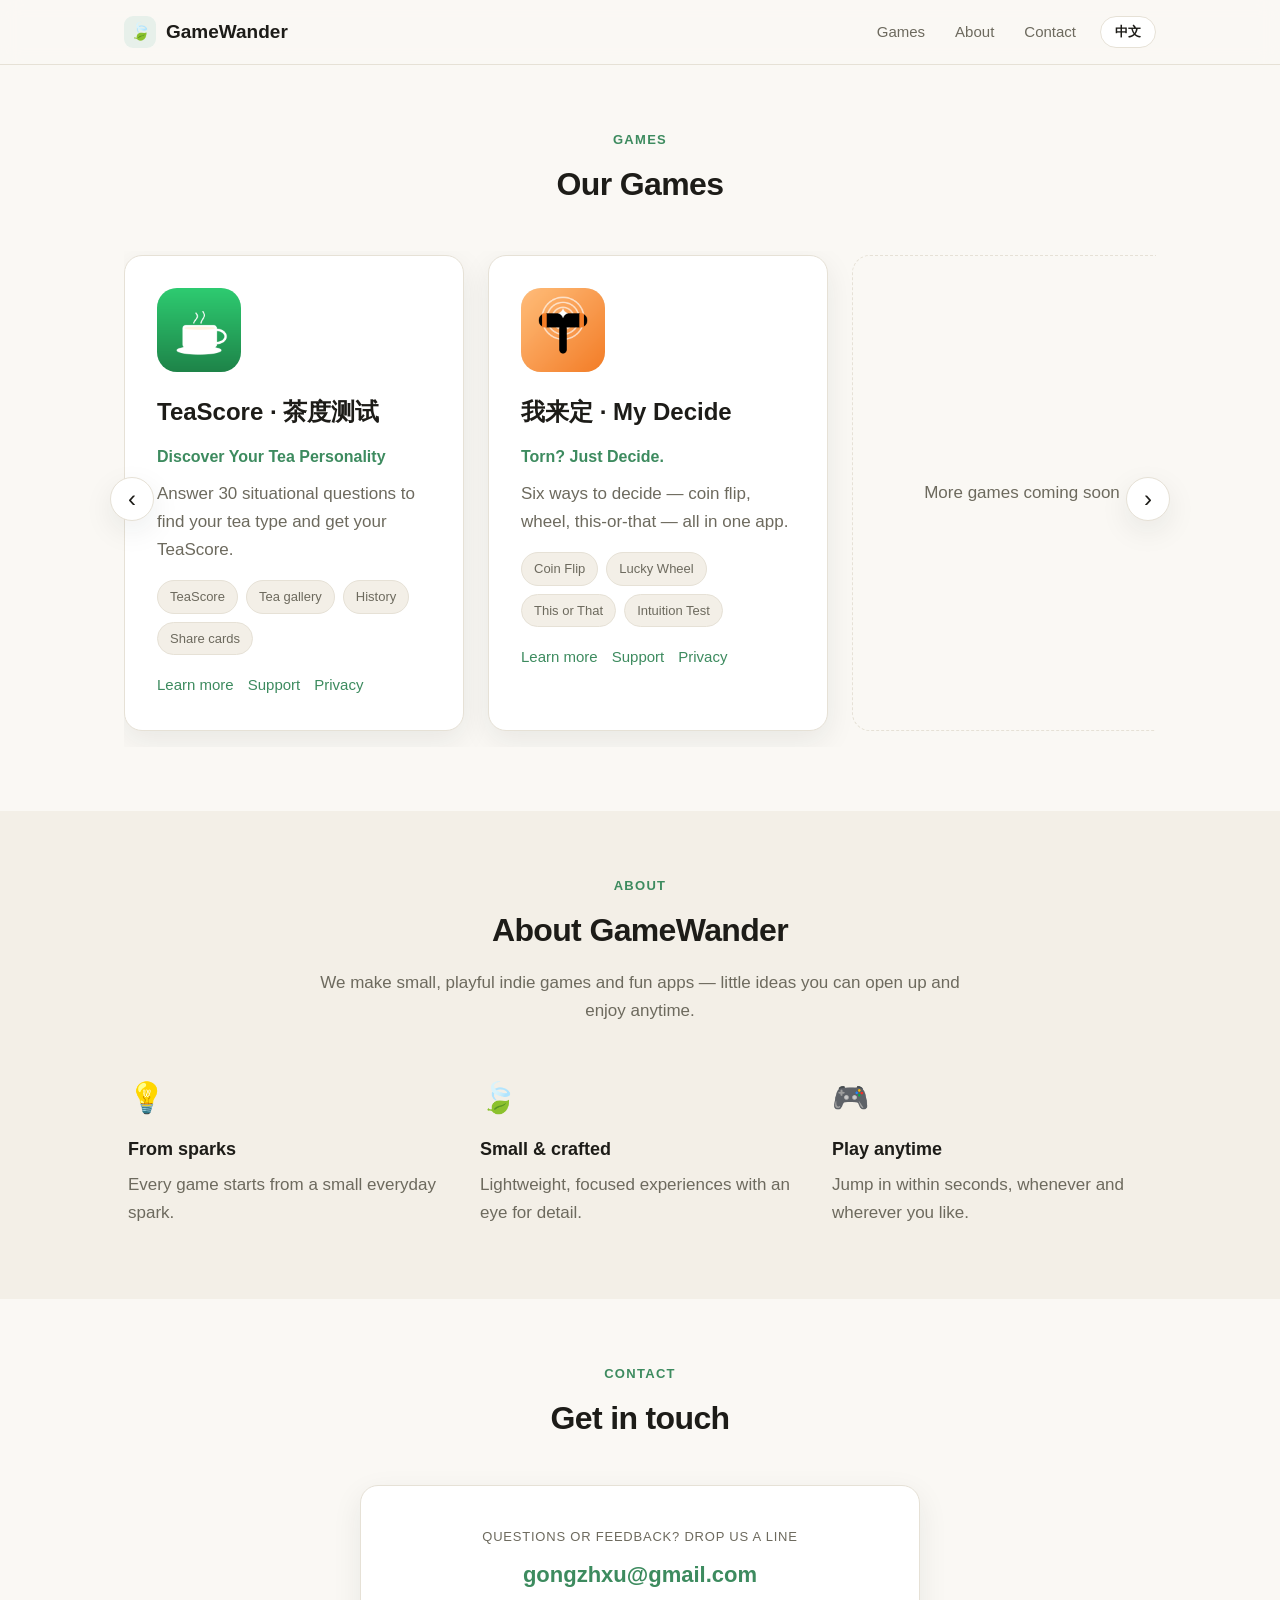
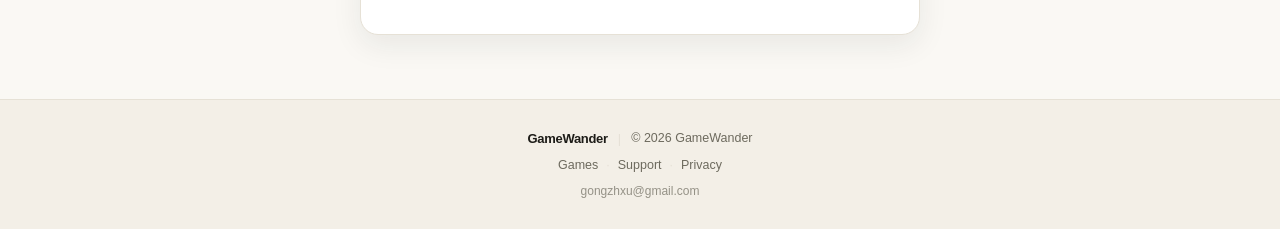
<file: index.html>
<!DOCTYPE html>
<html lang="en">
<head>
  <meta charset="UTF-8" />
  <meta name="viewport" content="width=device-width, initial-scale=1" />
  <title>GameWander · 小而有趣的独立游戏</title>
  <meta name="description" content="GameWander 是一支打造小而有趣独立游戏与趣味应用的工作室，随开随玩。" />
  <link rel="stylesheet" href="assets/style.css" />
  <link rel="icon" href="teascore/images/app-icon.png" />
  <script>
    (function () {
      var html = document.documentElement;
      var KEY = "gw_lang";
      var fromUrl = new URLSearchParams(location.search).get("lang");
      var stored = null;
      try { stored = localStorage.getItem(KEY); } catch (e) {}
      var nav = (navigator.language || navigator.userLanguage || "").toLowerCase();
      var lang = fromUrl || stored || (nav.indexOf("zh") === 0 ? "zh-Hans" : "en");
      html.lang = lang === "en" ? "en" : "zh-Hans";
    })();
  </script>
</head>

<body>
  <header class="site-header">
    <div class="container nav-row">
      <a class="brand" href="./">
        <span class="mark">🍃</span>
        <span>GameWander</span>
      </a>
      <nav class="nav">
        <a href="#games" class="zh">游戏</a>
        <a href="#games" class="en">Games</a>
        <a href="#about" class="zh">关于</a>
        <a href="#about" class="en">About</a>
        <a href="#contact" class="zh">联系</a>
        <a href="#contact" class="en">Contact</a>
        <button class="lang-toggle" type="button" aria-label="切换语言 / Switch language">
          <span class="zh">EN</span>
          <span class="en">中文</span>
        </button>
      </nav>
    </div>
  </header>

  <main>
    <section class="section" id="games">
      <div class="container">
        <div class="section-head">
          <div class="kicker zh">作品</div>
          <div class="kicker en">Games</div>
          <h2 class="zh">我们的游戏</h2>
          <h2 class="en">Our Games</h2>
        </div>

        <div class="games-carousel">
          <div class="games-grid" id="gamesGrid">
          <div class="game-card">
            <a class="icon" href="./teascore/"><img src="teascore/images/app-icon.png" alt="TeaScore 应用图标" /></a>
            <div class="body">
              <a class="card-title" href="./teascore/">
                <div class="title-row">
                  <h3>TeaScore · 茶度测试</h3>
                  <span class="tagline zh">测测你是哪种茶系人格</span>
                  <span class="tagline en">Discover Your Tea Personality</span>
                </div>
              </a>
              <p class="desc zh">30 道情境选择题，看看你更像哪一杯茶，获得茶度分数与专属茶型人格。</p>
              <p class="desc en">Answer 30 situational questions to find your tea type and get your TeaScore.</p>
              <div class="chips">
                <span class="chip zh">茶度分数</span><span class="chip en">TeaScore</span>
                <span class="chip zh">茶型图鉴</span><span class="chip en">Tea gallery</span>
                <span class="chip zh">历史记录</span><span class="chip en">History</span>
                <span class="chip zh">分享卡片</span><span class="chip en">Share cards</span>
              </div>
              <div class="actions">
                <a href="./teascore/" class="zh">了解详情</a>
                <a href="./teascore/" class="en">Learn more</a>
                <a href="./teascore/support/" class="zh">技术支持</a>
                <a href="./teascore/support/" class="en">Support</a>
                <a href="./teascore/privacy/" class="zh">隐私政策</a>
                <a href="./teascore/privacy/" class="en">Privacy</a>
              </div>
            </div>
          </div>

          <div class="game-card">
            <a class="icon" href="./justdecide/"><img src="justdecide/images/app-icon.png" alt="我来定 应用图标" /></a>
            <div class="body">
              <a class="card-title" href="./justdecide/">
                <div class="title-row">
                  <h3>我来定 · My Decide</h3>
                  <span class="tagline zh">选择困难？转一下，帮你决定</span>
                  <span class="tagline en">Torn? Just Decide.</span>
                </div>
              </a>
              <p class="desc zh">六种决策方式（抛硬币、转盘、二选一…），一个 App 搞定选择困难。</p>
              <p class="desc en">Six ways to decide — coin flip, wheel, this-or-that — all in one app.</p>
              <div class="chips">
                <span class="chip zh">抛硬币</span><span class="chip en">Coin Flip</span>
                <span class="chip zh">幸运转盘</span><span class="chip en">Lucky Wheel</span>
                <span class="chip zh">二选一</span><span class="chip en">This or That</span>
                <span class="chip zh">直觉测试</span><span class="chip en">Intuition Test</span>
              </div>
              <div class="actions">
                <a href="./justdecide/" class="zh">了解详情</a>
                <a href="./justdecide/" class="en">Learn more</a>
                <a href="./justdecide/support/" class="zh">技术支持</a>
                <a href="./justdecide/support/" class="en">Support</a>
                <a href="./justdecide/privacy/" class="zh">隐私政策</a>
                <a href="./justdecide/privacy/" class="en">Privacy</a>
              </div>
            </div>
          </div>

          <div class="more-card">
            <span class="zh">更多游戏，敬请期待</span>
            <span class="en">More games coming soon</span>
          </div>
          </div>

          <button class="carousel-btn prev" type="button" aria-label="上一页">‹</button>
          <button class="carousel-btn next" type="button" aria-label="下一页">›</button>
        </div>
      </div>
    </section>

    <section class="section alt" id="about">
      <div class="container">
        <div class="section-head">
          <div class="kicker zh">关于</div>
          <div class="kicker en">About</div>
          <h2 class="zh">关于 GameWander</h2>
          <h2 class="en">About GameWander</h2>
          <p class="zh">我们专注打造小而有趣的独立游戏与趣味应用，希望把灵感变成随时能打开玩一玩的小作品。</p>
          <p class="en">We make small, playful indie games and fun apps — little ideas you can open up and enjoy anytime.</p>
        </div>
        <div class="about-grid">
          <div class="about-item">
            <div class="em">💡</div>
            <h3 class="zh">源于灵感</h3>
            <h3 class="en">From sparks</h3>
            <p class="zh">从生活中的小灵感出发，做一个能让人会心一笑的玩法。</p>
            <p class="en">Every game starts from a small everyday spark.</p>
          </div>
          <div class="about-item">
            <div class="em">🍃</div>
            <h3 class="zh">小而美</h3>
            <h3 class="en">Small &amp; crafted</h3>
            <p class="zh">不做大而全，专注轻量、好用、有细节的体验。</p>
            <p class="en">Lightweight, focused experiences with an eye for detail.</p>
          </div>
          <div class="about-item">
            <div class="em">🎮</div>
            <h3 class="zh">随开随玩</h3>
            <h3 class="en">Play anytime</h3>
            <p class="zh">打开就能玩，几秒钟进入状态，随时开始随时停下。</p>
            <p class="en">Jump in within seconds, whenever and wherever you like.</p>
          </div>
        </div>
      </div>
    </section>

    <section class="section" id="contact">
      <div class="container">
        <div class="section-head">
          <div class="kicker zh">联系</div>
          <div class="kicker en">Contact</div>
          <h2 class="zh">联系我们</h2>
          <h2 class="en">Get in touch</h2>
        </div>
        <div class="contact-card">
          <div class="label zh">有任何问题或建议，欢迎来信</div>
          <div class="label en">Questions or feedback? Drop us a line</div>
          <a href="mailto:gongzhxu@gmail.com">gongzhxu@gmail.com</a>
        </div>
      </div>
    </section>
  </main>

  <footer class="site-footer">
    <div class="container footer-inner">
      <div class="footer-row">
        <span class="footer-brand">GameWander</span>
        <span class="footer-sep">|</span>
        <span class="footer-copy">© 2026 GameWander</span>
      </div>
      <div class="footer-links">
        <a href="./teascore/" class="zh">游戏</a><a href="./teascore/" class="en">Games</a>
        <span class="footer-dot">·</span>
        <a href="./teascore/support/" class="zh">技术支持</a><a href="./teascore/support/" class="en">Support</a>
        <span class="footer-dot">·</span>
        <a href="./teascore/privacy/" class="zh">隐私政策</a><a href="./teascore/privacy/" class="en">Privacy</a>
      </div>
      <div class="footer-meta">
        <a href="mailto:gongzhxu@gmail.com">gongzhxu@gmail.com</a>
      </div>
    </div>
  </footer>

  <script>
    (function () {
      var html = document.documentElement;
      var KEY = "gw_lang";
      var toggle = document.querySelector(".lang-toggle");
      if (toggle) {
        toggle.addEventListener("click", function () {
          var next = html.lang === "en" ? "zh-Hans" : "en";
          html.lang = next;
          try { localStorage.setItem(KEY, next); } catch (e) {}
        });
      }
    })();
  </script>
  <script>
    (function () {
      var grid = document.getElementById("gamesGrid");
      if (!grid) return;
      var prev = document.querySelector(".carousel-btn.prev");
      var next = document.querySelector(".carousel-btn.next");
      var step = function () {
        var card = grid.querySelector(".game-card, .more-card");
        return card ? card.offsetWidth + 24 : 340;
      };
      prev.addEventListener("click", function () { grid.scrollBy({ left: -step(), behavior: "smooth" }); });
      next.addEventListener("click", function () { grid.scrollBy({ left: step(), behavior: "smooth" }); });
    })();
  </script>
</body>
</html>
</file>
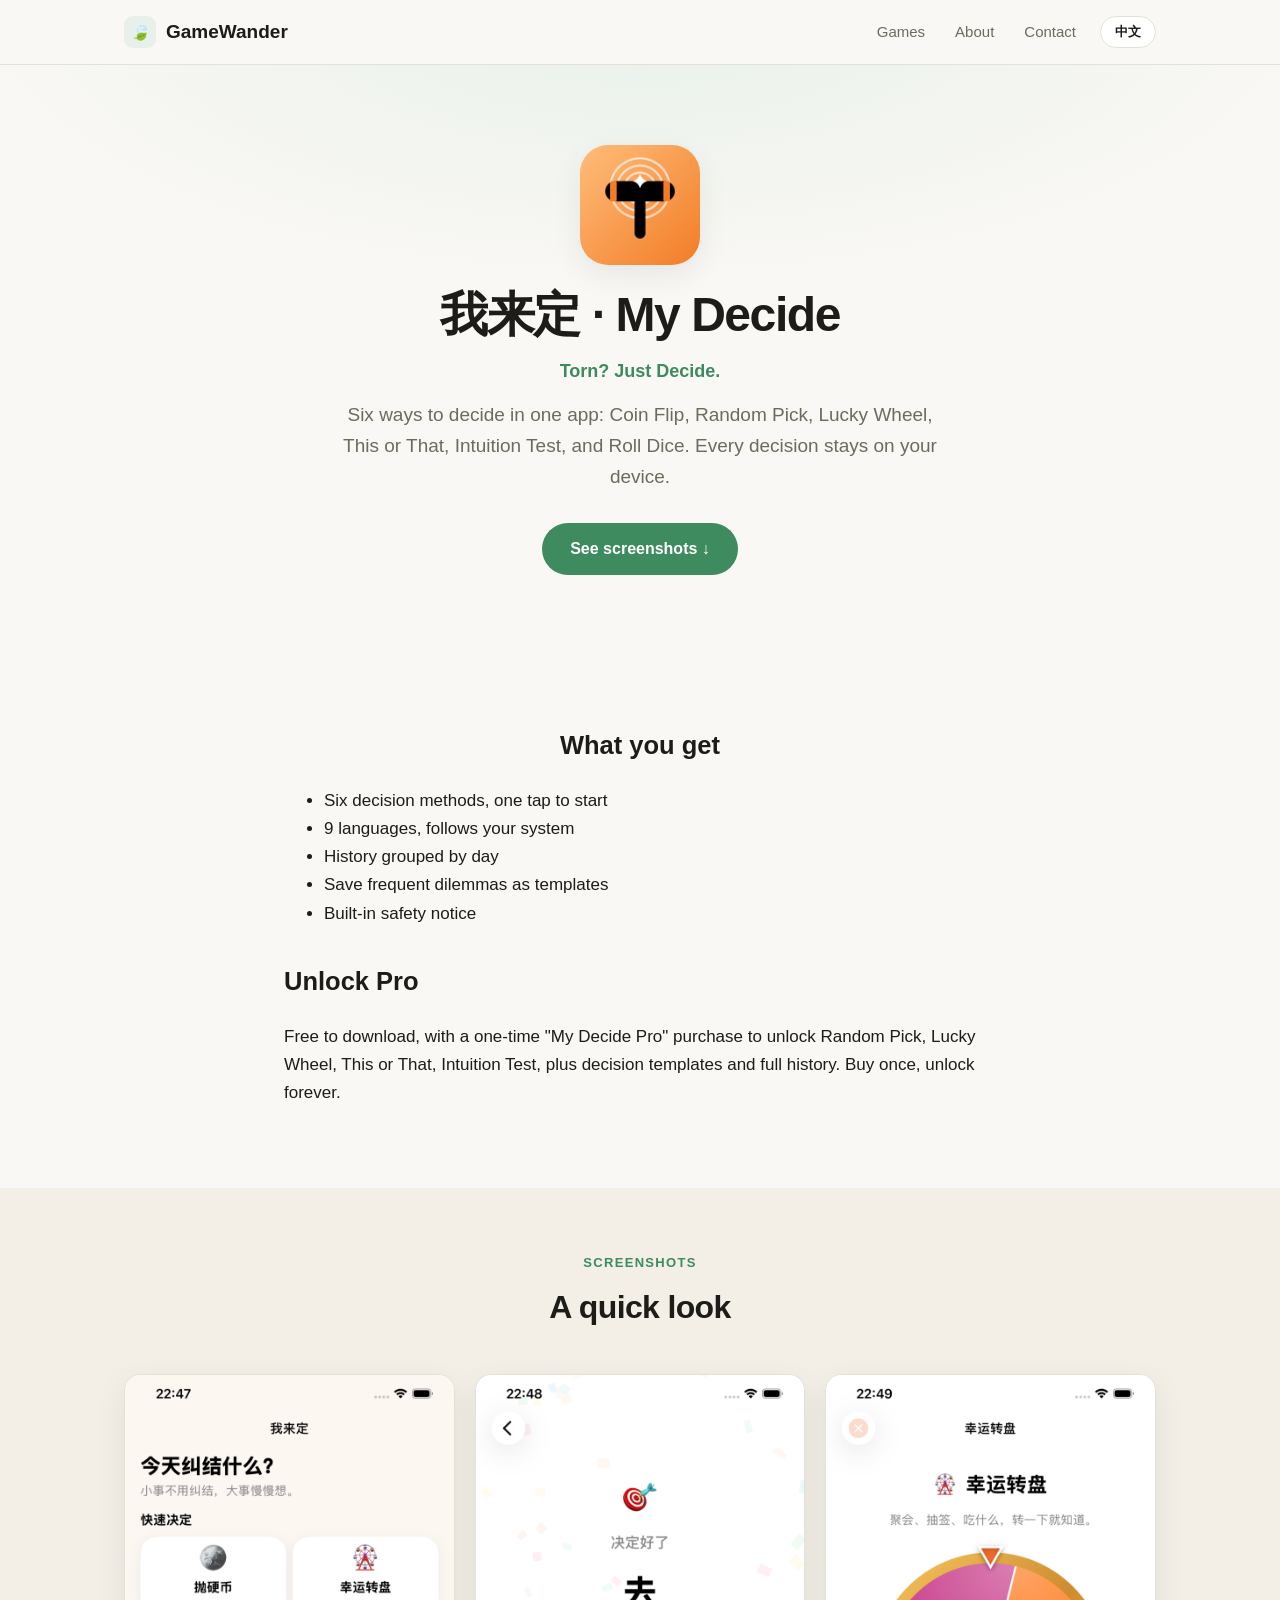
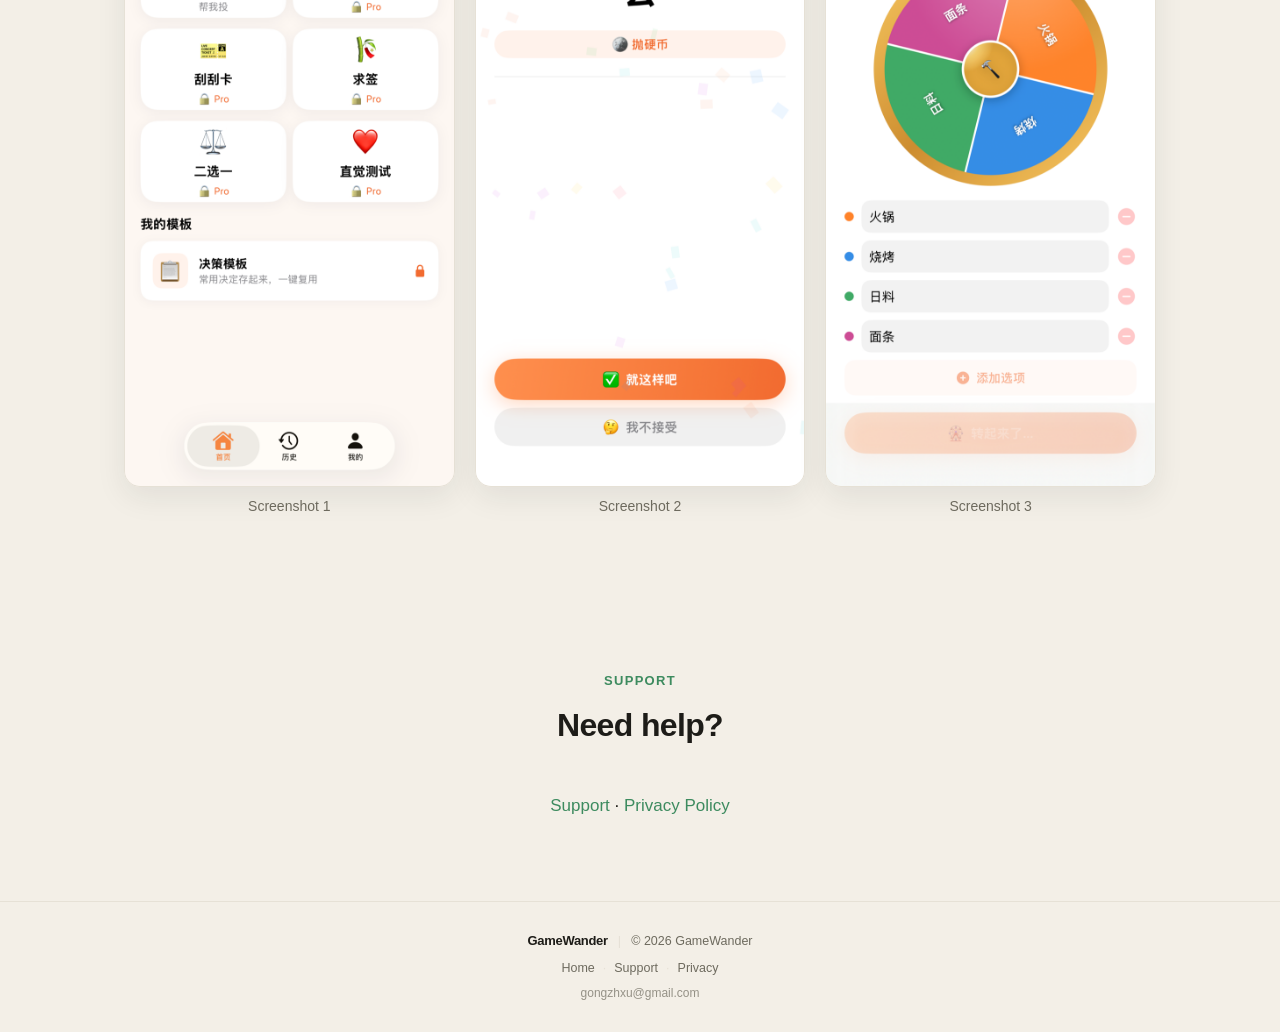
<file: justdecide/index.html>
<!DOCTYPE html>
<html lang="en">
<head>
  <meta charset="UTF-8" />
  <meta name="viewport" content="width=device-width, initial-scale=1" />
  <title>我来定 · My Decide — 选择困难？转一下，帮你决定</title>
  <meta name="description" content="我来定（My Decide）：六种决策方式（抛硬币、随机选择、幸运转盘、二选一、直觉测试、掷骰子），告别选择困难。" />
  <link rel="stylesheet" href="../assets/style.css" />
  <link rel="icon" href="images/app-icon.png" />
  <script>
    (function () {
      var html = document.documentElement;
      var KEY = "gw_lang";
      var fromUrl = new URLSearchParams(location.search).get("lang");
      var stored = null;
      try { stored = localStorage.getItem(KEY); } catch (e) {}
      var nav = (navigator.language || navigator.userLanguage || "").toLowerCase();
      var lang = fromUrl || stored || (nav.indexOf("zh") === 0 ? "zh-Hans" : "en");
      html.lang = lang === "en" ? "en" : "zh-Hans";
    })();
  </script>
</head>

<body>
  <header class="site-header">
    <div class="container nav-row">
      <a class="brand" href="../">
        <span class="mark">🍃</span>
        <span>GameWander</span>
      </a>
      <nav class="nav">
        <a href="../#games" class="zh">游戏</a>
        <a href="../#games" class="en">Games</a>
        <a href="../#about" class="zh">关于</a>
        <a href="../#about" class="en">About</a>
        <a href="../#contact" class="zh">联系</a>
        <a href="../#contact" class="en">Contact</a>
        <button class="lang-toggle" type="button" aria-label="切换语言 / Switch language">
          <span class="zh">EN</span>
          <span class="en">中文</span>
        </button>
      </nav>
    </div>
  </header>

  <main>
    <section class="hero app-hero" id="top">
      <div class="container">
        <img class="app-icon" src="images/app-icon.png" alt="我来定 应用图标" width="120" height="120" />
        <h1>我来定 · My Decide</h1>
        <p class="tagline zh">选择困难？转一下，帮你决定</p>
        <p class="tagline en">Torn? Just Decide.</p>
        <p class="sub zh">六种决策方式，一个 App 搞定：抛硬币、随机选择、幸运转盘、二选一、直觉测试、掷骰子。所有决定只保存在本机，不上传云端，保护隐私。</p>
        <p class="sub en">Six ways to decide in one app: Coin Flip, Random Pick, Lucky Wheel, This or That, Intuition Test, and Roll Dice. Every decision stays on your device.</p>
        <div class="cta">
          <a class="btn zh" href="#screenshots">看看界面 ↓</a>
          <a class="btn en" href="#screenshots">See screenshots ↓</a>
        </div>
      </div>
    </section>

    <section class="section" id="features">
      <div class="container" style="max-width: 760px;">
        <h2 class="zh" style="text-align:center;">你可以获得</h2>
        <h2 class="en" style="text-align:center;">What you get</h2>
        <ul class="zh">
          <li>六种决策方式，一键开始</li>
          <li>支持 9 种语言，跟随系统</li>
          <li>决策历史按天归档</li>
          <li>常用纠结存成模板</li>
          <li>内置内容安全提示</li>
        </ul>
        <ul class="en">
          <li>Six decision methods, one tap to start</li>
          <li>9 languages, follows your system</li>
          <li>History grouped by day</li>
          <li>Save frequent dilemmas as templates</li>
          <li>Built-in safety notice</li>
        </ul>

        <h2 class="zh" style="margin-top:32px;">解锁 Pro</h2>
        <h2 class="en" style="margin-top:32px;">Unlock Pro</h2>
        <p class="zh">免费下载，内含一次性买断「我来定 Pro」：解锁随机选择、幸运转盘、二选一、直觉测试，以及决策模板和完整历史。一次购买，永久解锁。</p>
        <p class="en">Free to download, with a one-time "My Decide Pro" purchase to unlock Random Pick, Lucky Wheel, This or That, Intuition Test, plus decision templates and full history. Buy once, unlock forever.</p>
      </div>
    </section>

    <section class="section alt" id="screenshots">
      <div class="container">
        <div class="section-head">
          <div class="kicker zh">界面预览</div>
          <div class="kicker en">Screenshots</div>
          <h2 class="zh">一睹为快</h2>
          <h2 class="en">A quick look</h2>
        </div>
        <div class="shots">
          <figure class="shot">
            <img src="images/screenshot1.png" alt="我来定 界面截图 1" loading="lazy" />
            <figcaption class="zh">界面预览 1</figcaption>
            <figcaption class="en">Screenshot 1</figcaption>
          </figure>
          <figure class="shot">
            <img src="images/screenshot2.png" alt="我来定 界面截图 2" loading="lazy" />
            <figcaption class="zh">界面预览 2</figcaption>
            <figcaption class="en">Screenshot 2</figcaption>
          </figure>
          <figure class="shot">
            <img src="images/screenshot3.png" alt="我来定 界面截图 3" loading="lazy" />
            <figcaption class="zh">界面预览 3</figcaption>
            <figcaption class="en">Screenshot 3</figcaption>
          </figure>
        </div>
      </div>
    </section>

    <section class="section alt" id="links">
      <div class="container" style="max-width: 760px;">
        <div class="section-head">
          <div class="kicker zh">支持</div>
          <div class="kicker en">Support</div>
          <h2 class="zh">需要帮助？</h2>
          <h2 class="en">Need help?</h2>
        </div>
        <p class="zh" style="text-align:center;">
          <a href="./support/">技术支持</a> · <a href="./privacy/">隐私政策</a>
        </p>
        <p class="en" style="text-align:center;">
          <a href="./support/?lang=en">Support</a> · <a href="./privacy/?lang=en">Privacy Policy</a>
        </p>
      </div>
    </section>
  </main>

  <footer class="site-footer">
    <div class="container footer-inner">
      <div class="footer-row">
        <span class="footer-brand">GameWander</span>
        <span class="footer-sep">|</span>
        <span class="footer-copy">© 2026 GameWander</span>
      </div>
      <div class="footer-links">
        <a href="../" class="zh">首页</a><a href="../" class="en">Home</a>
        <span class="footer-dot">·</span>
        <a href="./support/" class="zh">技术支持</a><a href="./support/" class="en">Support</a>
        <span class="footer-dot">·</span>
        <a href="./privacy/" class="zh">隐私政策</a><a href="./privacy/" class="en">Privacy</a>
      </div>
      <div class="footer-meta">
        <a href="mailto:gongzhxu@gmail.com">gongzhxu@gmail.com</a>
      </div>
    </div>
  </footer>

  <script>
    (function () {
      var html = document.documentElement;
      var KEY = "gw_lang";
      var toggle = document.querySelector(".lang-toggle");
      if (toggle) {
        toggle.addEventListener("click", function () {
          var next = html.lang === "en" ? "zh-Hans" : "en";
          html.lang = next;
          try { localStorage.setItem(KEY, next); } catch (e) {}
        });
      }
    })();
  </script>
</body>
</html>
</file>
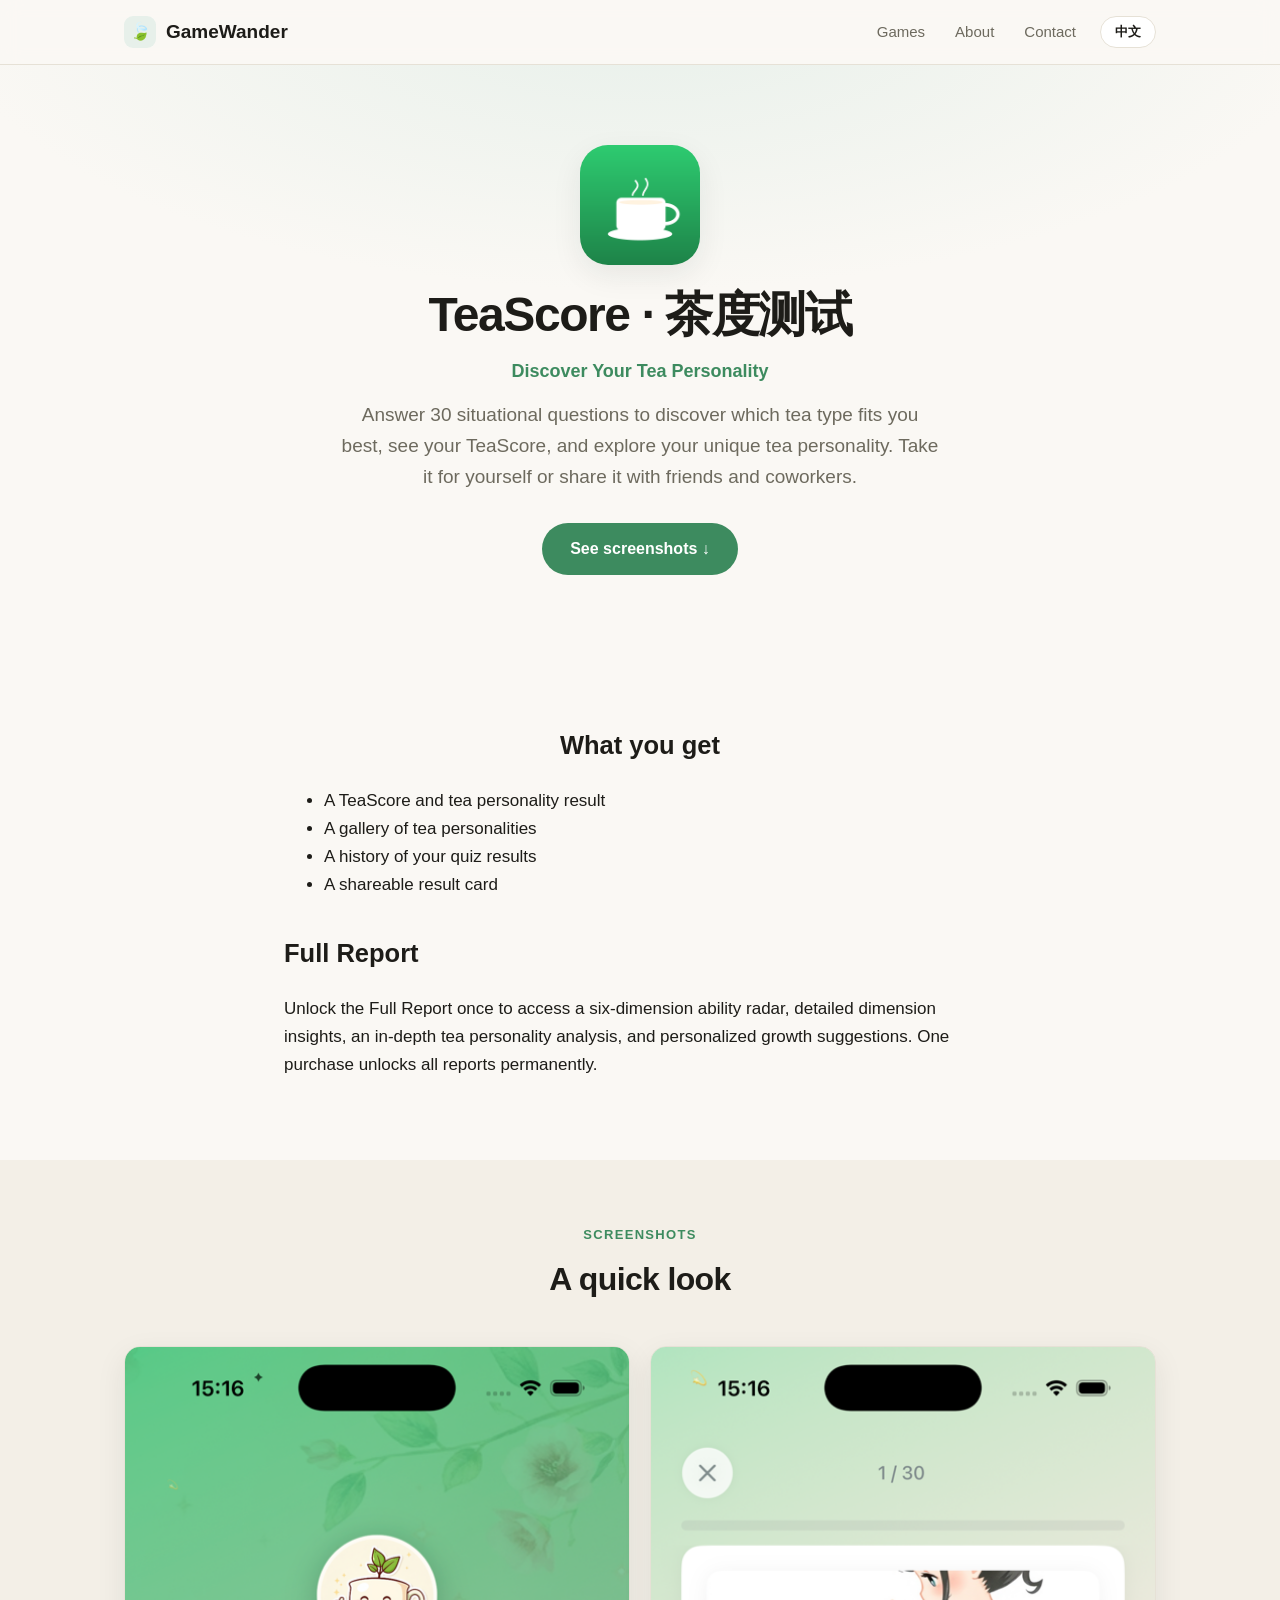
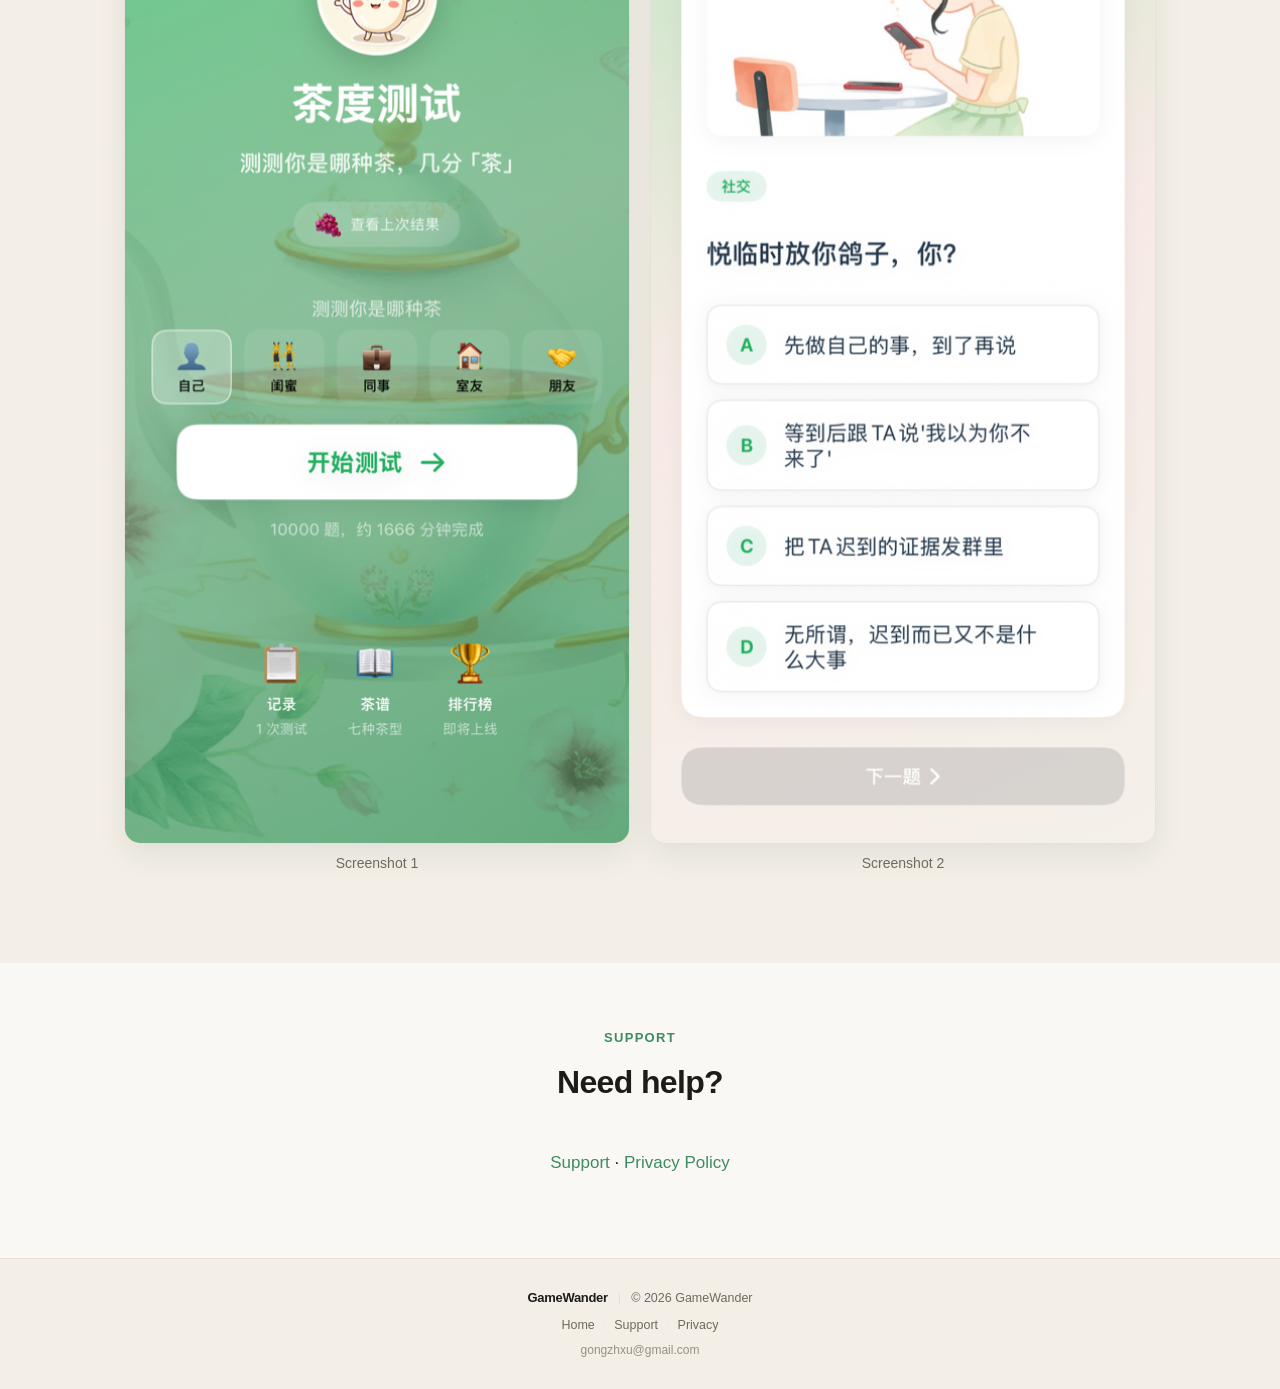
<file: teascore/index.html>
<!DOCTYPE html>
<html lang="en">
<head>
  <meta charset="UTF-8" />
  <meta name="viewport" content="width=device-width, initial-scale=1" />
  <title>TeaScore · 茶度测试 — 测测你是哪种茶系人格</title>
  <meta name="description" content="TeaScore 茶度测试：30 道情境选择题，解锁你的本命茶型与专属茶度报告。" />
  <link rel="stylesheet" href="../assets/style.css" />
  <link rel="icon" href="images/app-icon.png" />
  <script>
    (function () {
      var html = document.documentElement;
      var KEY = "gw_lang";
      var fromUrl = new URLSearchParams(location.search).get("lang");
      var stored = null;
      try { stored = localStorage.getItem(KEY); } catch (e) {}
      var nav = (navigator.language || navigator.userLanguage || "").toLowerCase();
      var lang = fromUrl || stored || (nav.indexOf("zh") === 0 ? "zh-Hans" : "en");
      html.lang = lang === "en" ? "en" : "zh-Hans";
    })();
  </script>
</head>

<body>
  <header class="site-header">
    <div class="container nav-row">
      <a class="brand" href="../">
        <span class="mark">🍃</span>
        <span>GameWander</span>
      </a>
      <nav class="nav">
        <a href="../#games" class="zh">游戏</a>
        <a href="../#games" class="en">Games</a>
        <a href="../#about" class="zh">关于</a>
        <a href="../#about" class="en">About</a>
        <a href="../#contact" class="zh">联系</a>
        <a href="../#contact" class="en">Contact</a>
        <button class="lang-toggle" type="button" aria-label="切换语言 / Switch language">
          <span class="zh">EN</span>
          <span class="en">中文</span>
        </button>
      </nav>
    </div>
  </header>

  <main>
    <section class="hero app-hero" id="top">
      <div class="container">
        <img class="app-icon" src="images/app-icon.png" alt="TeaScore 应用图标" width="120" height="120" />
        <h1>TeaScore · 茶度测试</h1>
        <p class="tagline zh">测测你是哪种茶系人格</p>
        <p class="tagline en">Discover Your Tea Personality</p>
        <p class="sub zh">30 道情境选择题，看看你更像哪一杯茶，获得你的茶度分数与专属茶型人格。无论是自己探索，还是和朋友、同事一起测一测，都能发现不同性格里的有趣一面。</p>
        <p class="sub en">Answer 30 situational questions to discover which tea type fits you best, see your TeaScore, and explore your unique tea personality. Take it for yourself or share it with friends and coworkers.</p>
        <div class="cta">
          <a class="btn zh" href="#screenshots">看看界面 ↓</a>
          <a class="btn en" href="#screenshots">See screenshots ↓</a>
        </div>
      </div>
    </section>

    <section class="section" id="features">
      <div class="container" style="max-width: 760px;">
        <h2 class="zh" style="text-align:center;">你可以获得</h2>
        <h2 class="en" style="text-align:center;">What you get</h2>
        <ul class="zh">
          <li>茶度分数与茶系人格结果</li>
          <li>多种茶型人格图鉴</li>
          <li>历史测试记录</li>
          <li>可分享的测试结果卡片</li>
        </ul>
        <ul class="en">
          <li>A TeaScore and tea personality result</li>
          <li>A gallery of tea personalities</li>
          <li>A history of your quiz results</li>
          <li>A shareable result card</li>
        </ul>

        <h2 class="zh" style="margin-top:32px;">完整报告</h2>
        <h2 class="en" style="margin-top:32px;">Full Report</h2>
        <p class="zh">购买「完整报告永久解锁」后，还可查看六维能力雷达图、各维度分数详解、茶型深度分析与个性化成长建议。一次购买，永久解锁。</p>
        <p class="en">Unlock the Full Report once to access a six-dimension ability radar, detailed dimension insights, an in-depth tea personality analysis, and personalized growth suggestions. One purchase unlocks all reports permanently.</p>
      </div>
    </section>

    <section class="section alt" id="screenshots">
      <div class="container">
        <div class="section-head">
          <div class="kicker zh">界面预览</div>
          <div class="kicker en">Screenshots</div>
          <h2 class="zh">一睹为快</h2>
          <h2 class="en">A quick look</h2>
        </div>
        <div class="shots">
          <figure class="shot">
            <img src="images/screenshot1.png" alt="TeaScore 界面截图 1" loading="lazy" />
            <figcaption class="zh">界面预览 1</figcaption>
            <figcaption class="en">Screenshot 1</figcaption>
          </figure>
          <figure class="shot">
            <img src="images/screenshot2.png" alt="TeaScore 界面截图 2" loading="lazy" />
            <figcaption class="zh">界面预览 2</figcaption>
            <figcaption class="en">Screenshot 2</figcaption>
          </figure>
        </div>
      </div>
    </section>

    <section class="section" id="links">
      <div class="container" style="max-width: 760px;">
        <div class="section-head">
          <div class="kicker zh">支持</div>
          <div class="kicker en">Support</div>
          <h2 class="zh">需要帮助？</h2>
          <h2 class="en">Need help?</h2>
        </div>
        <p class="zh" style="text-align:center;">
          <a href="./support/">技术支持</a> · <a href="./privacy/">隐私政策</a>
        </p>
        <p class="en" style="text-align:center;">
          <a href="./support/?lang=en">Support</a> · <a href="./privacy/?lang=en">Privacy Policy</a>
        </p>
      </div>
    </section>
  </main>

  <footer class="site-footer">
    <div class="container footer-inner">
      <div class="footer-row">
        <span class="footer-brand">GameWander</span>
        <span class="footer-sep">|</span>
        <span class="footer-copy">© 2026 GameWander</span>
      </div>
      <div class="footer-links">
        <a href="../" class="zh">首页</a><a href="../" class="en">Home</a>
        <span class="footer-dot">·</span>
        <a href="./support/" class="zh">技术支持</a><a href="./support/" class="en">Support</a>
        <span class="footer-dot">·</span>
        <a href="./privacy/" class="zh">隐私政策</a><a href="./privacy/" class="en">Privacy</a>
      </div>
      <div class="footer-meta">
        <a href="mailto:gongzhxu@gmail.com">gongzhxu@gmail.com</a>
      </div>
    </div>
  </footer>

  <script>
    (function () {
      var html = document.documentElement;
      var KEY = "gw_lang";
      var toggle = document.querySelector(".lang-toggle");
      if (toggle) {
        toggle.addEventListener("click", function () {
          var next = html.lang === "en" ? "zh-Hans" : "en";
          html.lang = next;
          try { localStorage.setItem(KEY, next); } catch (e) {}
        });
      }
    })();
  </script>
</body>
</html>
</file>
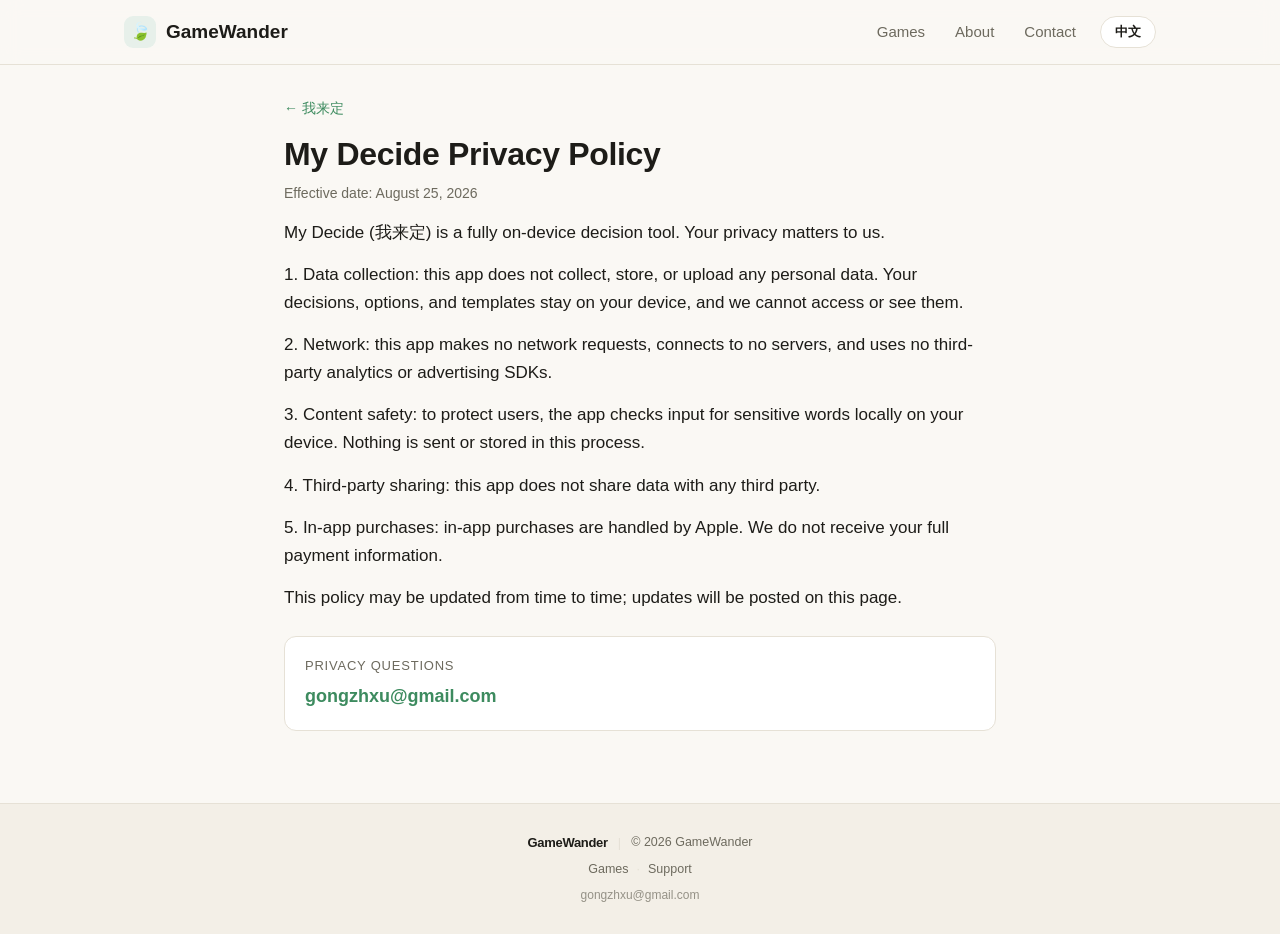
<file: justdecide/privacy/index.html>
<!DOCTYPE html>
<html lang="en">
<head>
  <meta charset="UTF-8" />
  <meta name="viewport" content="width=device-width, initial-scale=1" />
  <title>我来定 隐私政策 · Privacy Policy</title>
  <meta name="description" content="我来定（My Decide）隐私政策。" />
  <link rel="stylesheet" href="../../assets/style.css" />
  <link rel="icon" href="data:image/svg+xml,<svg xmlns='http://www.w3.org/2000/svg' viewBox='0 0 100 100'><text y='.9em' font-size='90'>🎯</text></svg>" />
  <script>
    (function () {
      var html = document.documentElement;
      var KEY = "gw_lang";
      var fromUrl = new URLSearchParams(location.search).get("lang");
      var stored = null;
      try { stored = localStorage.getItem(KEY); } catch (e) {}
      var nav = (navigator.language || navigator.userLanguage || "").toLowerCase();
      var lang = fromUrl || stored || (nav.indexOf("zh") === 0 ? "zh-Hans" : "en");
      html.lang = lang === "en" ? "en" : "zh-Hans";
    })();
  </script>
</head>

<body>
  <header class="site-header">
    <div class="container nav-row">
      <a class="brand" href="../../">
        <span class="mark">🍃</span>
        <span>GameWander</span>
      </a>
      <nav class="nav">
        <a href="../../#games" class="zh">游戏</a>
        <a href="../../#games" class="en">Games</a>
        <a href="../../#about" class="zh">关于</a>
        <a href="../../#about" class="en">About</a>
        <a href="../../#contact" class="zh">联系</a>
        <a href="../../#contact" class="en">Contact</a>
        <button class="lang-toggle" type="button" aria-label="切换语言 / Switch language">
          <span class="zh">EN</span>
          <span class="en">中文</span>
        </button>
      </nav>
    </div>
  </header>

  <main class="page">
    <div class="container">
      <p class="backlink"><a href="../">← 我来定</a></p>

      <h1 class="zh">我来定 隐私政策</h1>
      <h1 class="en">My Decide Privacy Policy</h1>
      <p class="updated zh">生效日期：2026 年 8 月 25 日</p>
      <p class="updated en">Effective date: August 25, 2026</p>

      <div class="zh">
        <p>
          我来定（My Decide）是一款纯本地的决策工具。我们非常重视你的隐私。
        </p>
        <p>
          1. 数据收集：本应用不收集、不存储、不上传任何个人数据。你的决策记录、选项、模板等内容
          均只保存在你的设备本地，我们无法访问，也无法看到。
        </p>
        <p>
          2. 网络：本应用无任何网络请求，不连接任何服务器，不使用任何第三方统计或广告 SDK。
        </p>
        <p>
          3. 内容安全：为保护用户，本应用在本地对输入内容做敏感词提醒，该过程完全在你的设备上进行，
          不会发送或保存相关内容。
        </p>
        <p>
          4. 第三方共享：本应用不与任何第三方共享数据。
        </p>
        <p>
          5. 应用内购买：应用内购买由 Apple 处理。我们无法获取你的完整支付信息。
        </p>
        <p>
          本隐私政策可能不定期更新，更新后将在本页面公布。
        </p>
      </div>

      <div class="en">
        <p>
          My Decide (我来定) is a fully on-device decision tool. Your privacy matters to us.
        </p>
        <p>
          1. Data collection: this app does not collect, store, or upload any personal data. Your
          decisions, options, and templates stay on your device, and we cannot access or see them.
        </p>
        <p>
          2. Network: this app makes no network requests, connects to no servers, and uses no
          third-party analytics or advertising SDKs.
        </p>
        <p>
          3. Content safety: to protect users, the app checks input for sensitive words locally on
          your device. Nothing is sent or stored in this process.
        </p>
        <p>
          4. Third-party sharing: this app does not share data with any third party.
        </p>
        <p>
          5. In-app purchases: in-app purchases are handled by Apple. We do not receive your full
          payment information.
        </p>
        <p>
          This policy may be updated from time to time; updates will be posted on this page.
        </p>
      </div>

      <div class="contact-box">
        <div class="label zh">隐私问题请联系</div>
        <div class="label en">Privacy questions</div>
        <a href="mailto:gongzhxu@gmail.com">gongzhxu@gmail.com</a>
      </div>
    </div>
  </main>

  <footer class="site-footer">
    <div class="container footer-inner">
      <div class="footer-row">
        <span class="footer-brand">GameWander</span>
        <span class="footer-sep">|</span>
        <span class="footer-copy">© 2026 GameWander</span>
      </div>
      <div class="footer-links">
        <a href="../" class="zh">游戏</a><a href="../" class="en">Games</a>
        <span class="footer-dot">·</span>
        <a href="../support/" class="zh">技术支持</a><a href="../support/" class="en">Support</a>
      </div>
      <div class="footer-meta">
        <a href="mailto:gongzhxu@gmail.com">gongzhxu@gmail.com</a>
      </div>
    </div>
  </footer>

  <script>
    (function () {
      var html = document.documentElement;
      var KEY = "gw_lang";
      var toggle = document.querySelector(".lang-toggle");
      if (toggle) {
        toggle.addEventListener("click", function () {
          var next = html.lang === "en" ? "zh-Hans" : "en";
          html.lang = next;
          try { localStorage.setItem(KEY, next); } catch (e) {}
        });
      }
    })();
  </script>
</body>
</html>
</file>
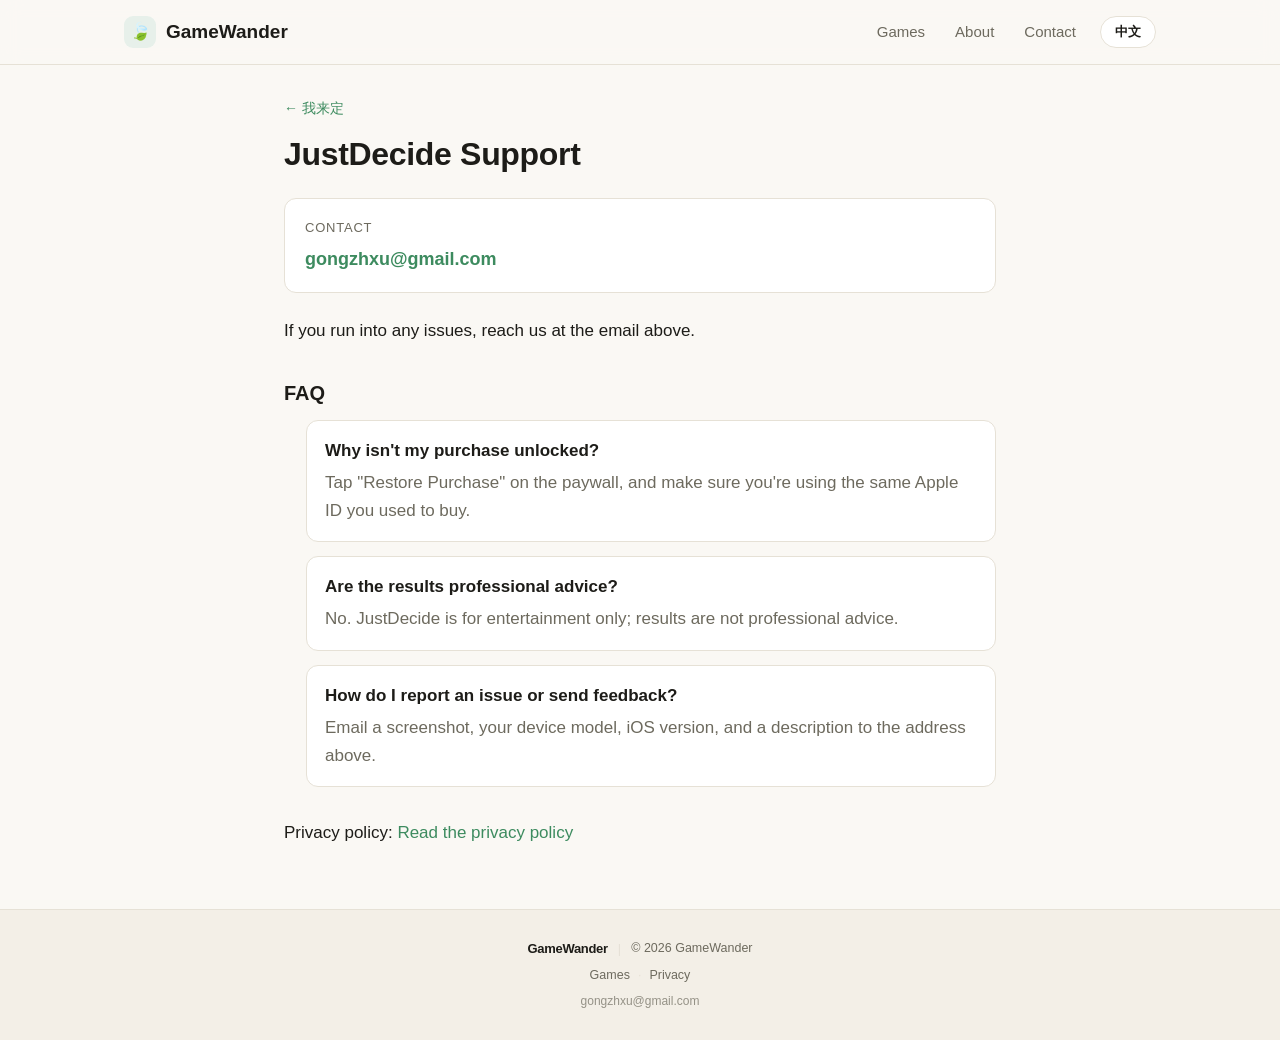
<file: justdecide/support/index.html>
<!DOCTYPE html>
<html lang="en">
<head>
  <meta charset="UTF-8" />
  <meta name="viewport" content="width=device-width, initial-scale=1" />
  <title>我来定 技术支持 · Support</title>
  <meta name="description" content="我来定（JustDecide）技术支持与常见问题。" />
  <link rel="stylesheet" href="../../assets/style.css" />
  <link rel="icon" href="data:image/svg+xml,<svg xmlns='http://www.w3.org/2000/svg' viewBox='0 0 100 100'><text y='.9em' font-size='90'>🎯</text></svg>" />
  <script>
    (function () {
      var html = document.documentElement;
      var KEY = "gw_lang";
      var fromUrl = new URLSearchParams(location.search).get("lang");
      var stored = null;
      try { stored = localStorage.getItem(KEY); } catch (e) {}
      var nav = (navigator.language || navigator.userLanguage || "").toLowerCase();
      var lang = fromUrl || stored || (nav.indexOf("zh") === 0 ? "zh-Hans" : "en");
      html.lang = lang === "en" ? "en" : "zh-Hans";
    })();
  </script>
</head>

<body>
  <header class="site-header">
    <div class="container nav-row">
      <a class="brand" href="../../">
        <span class="mark">🍃</span>
        <span>GameWander</span>
      </a>
      <nav class="nav">
        <a href="../../#games" class="zh">游戏</a>
        <a href="../../#games" class="en">Games</a>
        <a href="../../#about" class="zh">关于</a>
        <a href="../../#about" class="en">About</a>
        <a href="../../#contact" class="zh">联系</a>
        <a href="../../#contact" class="en">Contact</a>
        <button class="lang-toggle" type="button" aria-label="切换语言 / Switch language">
          <span class="zh">EN</span>
          <span class="en">中文</span>
        </button>
      </nav>
    </div>
  </header>

  <main class="page">
    <div class="container">
      <p class="backlink"><a href="../">← 我来定</a></p>

      <h1 class="zh">我来定（JustDecide）技术支持</h1>
      <h1 class="en">JustDecide Support</h1>

      <div class="contact-box">
        <div class="label zh">联系邮箱</div>
        <div class="label en">Contact</div>
        <a href="mailto:gongzhxu@gmail.com">gongzhxu@gmail.com</a>
      </div>

      <p class="zh">如在使用中遇到问题，请通过上方邮箱联系我们。</p>
      <p class="en">If you run into any issues, reach us at the email above.</p>

      <h2 class="zh">常见问题</h2>
      <h2 class="en">FAQ</h2>

      <ol class="faq">
        <li>
          <div class="q zh">为什么购买后仍未解锁？</div>
          <div class="q en">Why isn't my purchase unlocked?</div>
          <p class="a zh">请在付费墙点击「恢复购买」，并确认使用了购买时的 Apple ID。</p>
          <p class="a en">Tap "Restore Purchase" on the paywall, and make sure you're using the same Apple ID you used to buy.</p>
        </li>
        <li>
          <div class="q zh">决策结果是否构成专业建议？</div>
          <div class="q en">Are the results professional advice?</div>
          <p class="a zh">不构成。我来定仅供娱乐参考，决策结果不应被视为专业建议。</p>
          <p class="a en">No. JustDecide is for entertainment only; results are not professional advice.</p>
        </li>
        <li>
          <div class="q zh">如何反馈问题或建议？</div>
          <div class="q en">How do I report an issue or send feedback?</div>
          <p class="a zh">请发送截图、设备型号、iOS 版本和问题描述至上方邮箱。</p>
          <p class="a en">Email a screenshot, your device model, iOS version, and a description to the address above.</p>
        </li>
      </ol>

      <p class="zh" style="margin-top: 32px;">隐私政策：<a href="../privacy/">查看隐私政策</a></p>
      <p class="en" style="margin-top: 32px;">Privacy policy: <a href="../privacy/?lang=en">Read the privacy policy</a></p>
    </div>
  </main>

  <footer class="site-footer">
    <div class="container footer-inner">
      <div class="footer-row">
        <span class="footer-brand">GameWander</span>
        <span class="footer-sep">|</span>
        <span class="footer-copy">© 2026 GameWander</span>
      </div>
      <div class="footer-links">
        <a href="../" class="zh">游戏</a><a href="../" class="en">Games</a>
        <span class="footer-dot">·</span>
        <a href="../privacy/" class="zh">隐私政策</a><a href="../privacy/" class="en">Privacy</a>
      </div>
      <div class="footer-meta">
        <a href="mailto:gongzhxu@gmail.com">gongzhxu@gmail.com</a>
      </div>
    </div>
  </footer>

  <script>
    (function () {
      var html = document.documentElement;
      var KEY = "gw_lang";
      var toggle = document.querySelector(".lang-toggle");
      if (toggle) {
        toggle.addEventListener("click", function () {
          var next = html.lang === "en" ? "zh-Hans" : "en";
          html.lang = next;
          try { localStorage.setItem(KEY, next); } catch (e) {}
        });
      }
    })();
  </script>
</body>
</html>
</file>
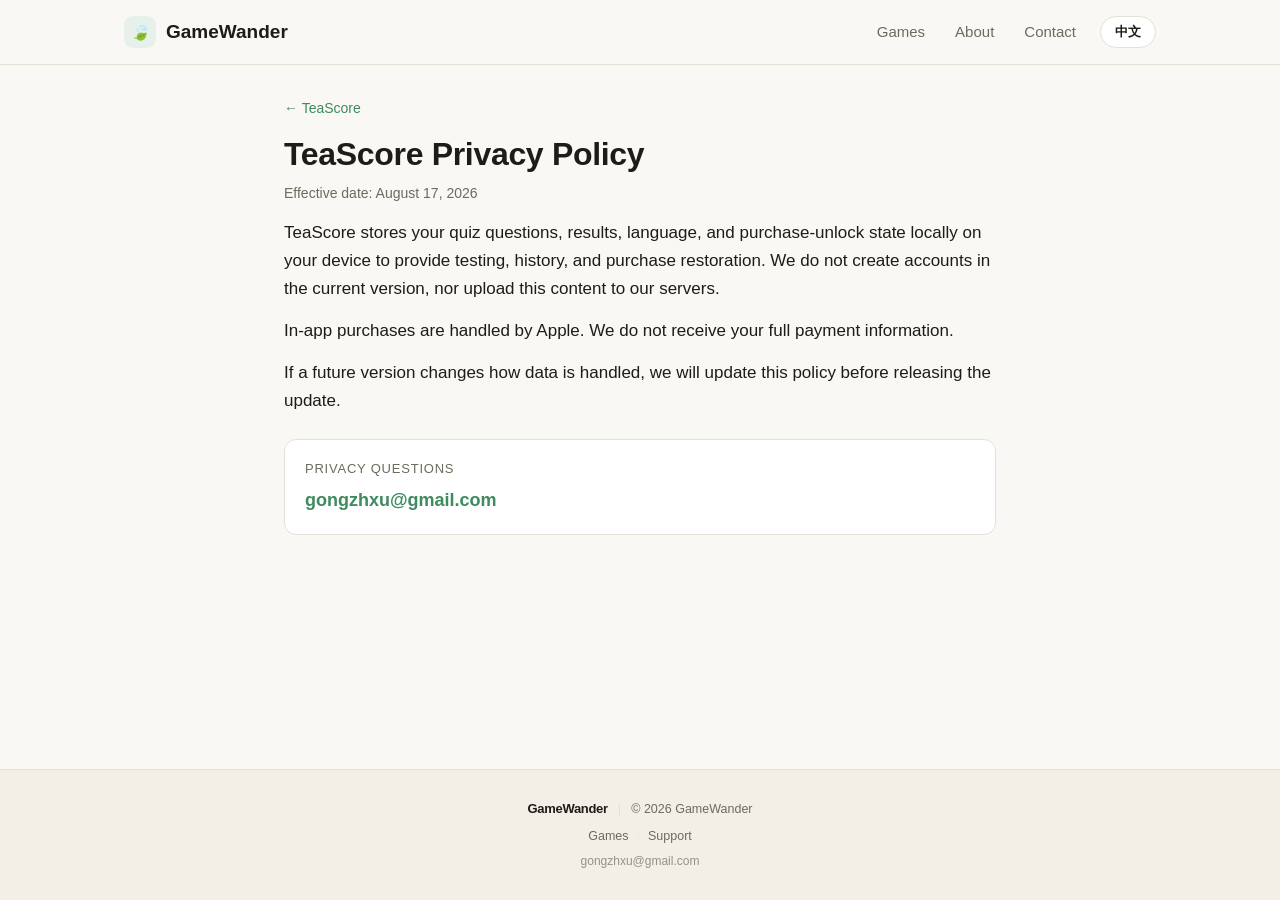
<file: teascore/privacy/index.html>
<!DOCTYPE html>
<html lang="en">
<head>
  <meta charset="UTF-8" />
  <meta name="viewport" content="width=device-width, initial-scale=1" />
  <title>TeaScore 隐私政策 · Privacy Policy</title>
  <meta name="description" content="TeaScore（茶度测试）隐私政策。" />
  <link rel="stylesheet" href="../../assets/style.css" />
  <link rel="icon" href="data:image/svg+xml,<svg xmlns='http://www.w3.org/2000/svg' viewBox='0 0 100 100'><text y='.9em' font-size='90'>🍵</text></svg>" />
  <script>
    (function () {
      var html = document.documentElement;
      var KEY = "gw_lang";
      var fromUrl = new URLSearchParams(location.search).get("lang");
      var stored = null;
      try { stored = localStorage.getItem(KEY); } catch (e) {}
      var nav = (navigator.language || navigator.userLanguage || "").toLowerCase();
      var lang = fromUrl || stored || (nav.indexOf("zh") === 0 ? "zh-Hans" : "en");
      html.lang = lang === "en" ? "en" : "zh-Hans";
    })();
  </script>
</head>

<body>
  <header class="site-header">
    <div class="container nav-row">
      <a class="brand" href="../../">
        <span class="mark">🍃</span>
        <span>GameWander</span>
      </a>
      <nav class="nav">
        <a href="../../#games" class="zh">游戏</a>
        <a href="../../#games" class="en">Games</a>
        <a href="../../#about" class="zh">关于</a>
        <a href="../../#about" class="en">About</a>
        <a href="../../#contact" class="zh">联系</a>
        <a href="../../#contact" class="en">Contact</a>
        <button class="lang-toggle" type="button" aria-label="切换语言 / Switch language">
          <span class="zh">EN</span>
          <span class="en">中文</span>
        </button>
      </nav>
    </div>
  </header>

  <main class="page">
    <div class="container">
      <p class="backlink"><a href="../">← TeaScore</a></p>

      <h1 class="zh">TeaScore 隐私政策</h1>
      <h1 class="en">TeaScore Privacy Policy</h1>
      <p class="updated zh">生效日期：2026 年 8 月 17 日</p>
      <p class="updated en">Effective date: August 17, 2026</p>

      <div class="zh">
        <p>
          TeaScore 当前将测试题目、测试结果、语言和购买解锁状态保存在你的设备本地，以提供测试、
          历史记录和恢复购买等功能。我们不会在当前版本中创建账号，也不会将这些内容上传至我们的服务器。
        </p>
        <p>
          应用内购买由 Apple 处理。我们无法获取你的完整支付信息。
        </p>
        <p>
          如未来版本改变数据处理方式，我们会在更新应用前同步更新本政策。
        </p>
      </div>

      <div class="en">
        <p>
          TeaScore stores your quiz questions, results, language, and purchase-unlock state locally on
          your device to provide testing, history, and purchase restoration. We do not create accounts
          in the current version, nor upload this content to our servers.
        </p>
        <p>
          In-app purchases are handled by Apple. We do not receive your full payment information.
        </p>
        <p>
          If a future version changes how data is handled, we will update this policy before releasing
          the update.
        </p>
      </div>

      <div class="contact-box">
        <div class="label zh">隐私问题请联系</div>
        <div class="label en">Privacy questions</div>
        <a href="mailto:gongzhxu@gmail.com">gongzhxu@gmail.com</a>
      </div>
    </div>
  </main>

  <footer class="site-footer">
    <div class="container footer-inner">
      <div class="footer-row">
        <span class="footer-brand">GameWander</span>
        <span class="footer-sep">|</span>
        <span class="footer-copy">© 2026 GameWander</span>
      </div>
      <div class="footer-links">
        <a href="../" class="zh">游戏</a><a href="../" class="en">Games</a>
        <span class="footer-dot">·</span>
        <a href="../support/" class="zh">技术支持</a><a href="../support/" class="en">Support</a>
      </div>
      <div class="footer-meta">
        <a href="mailto:gongzhxu@gmail.com">gongzhxu@gmail.com</a>
      </div>
    </div>
  </footer>

  <script>
    (function () {
      var html = document.documentElement;
      var KEY = "gw_lang";
      var toggle = document.querySelector(".lang-toggle");
      if (toggle) {
        toggle.addEventListener("click", function () {
          var next = html.lang === "en" ? "zh-Hans" : "en";
          html.lang = next;
          try { localStorage.setItem(KEY, next); } catch (e) {}
        });
      }
    })();
  </script>
</body>
</html>
</file>
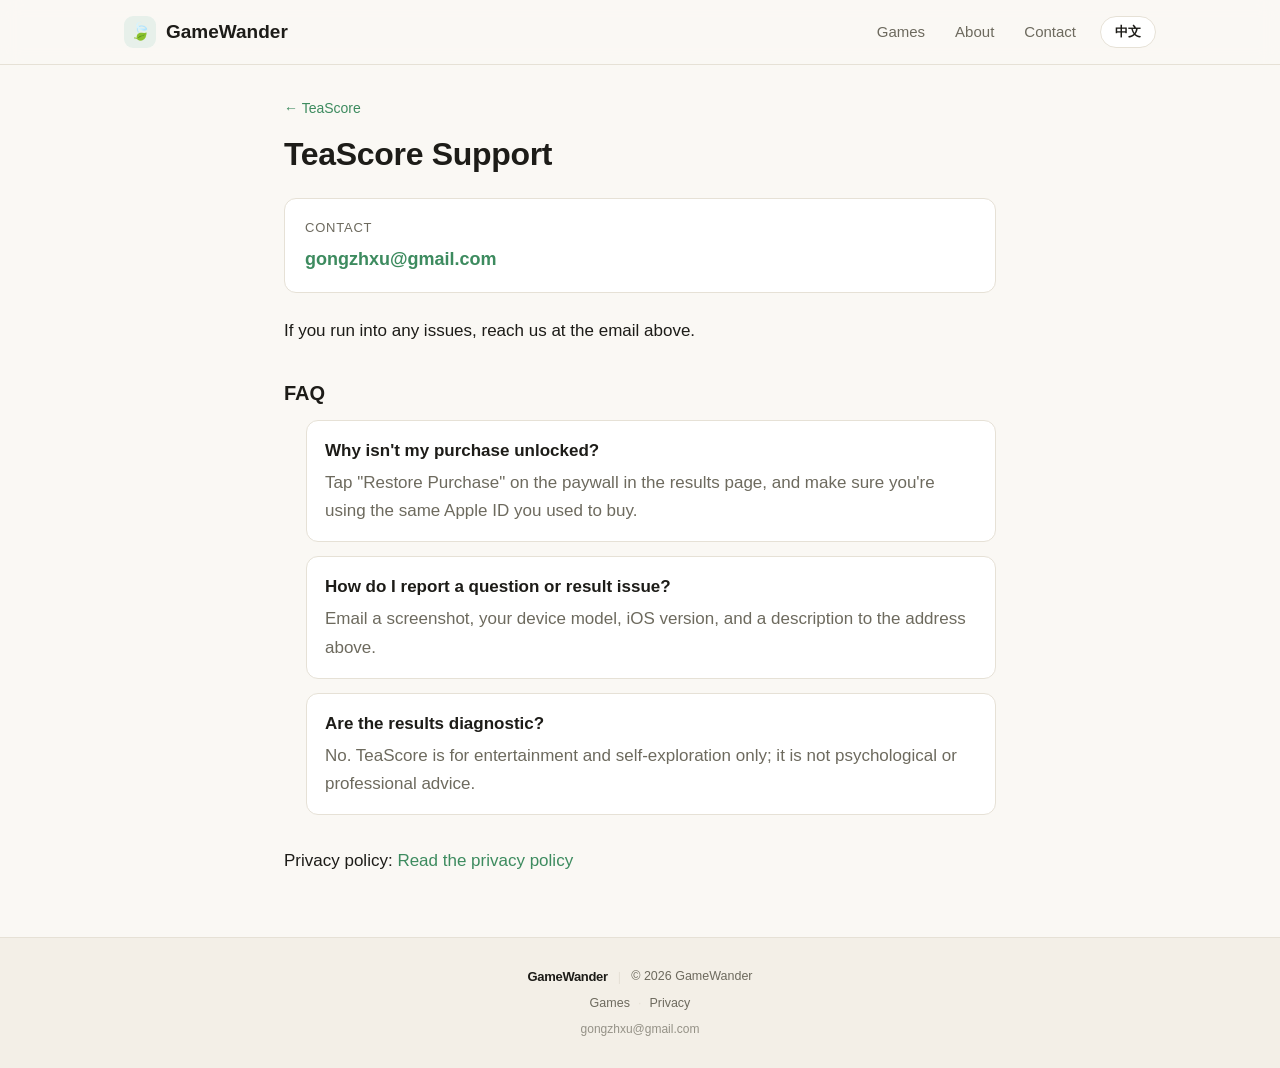
<file: teascore/support/index.html>
<!DOCTYPE html>
<html lang="en">
<head>
  <meta charset="UTF-8" />
  <meta name="viewport" content="width=device-width, initial-scale=1" />
  <title>TeaScore 技术支持 · Support</title>
  <meta name="description" content="TeaScore（茶度测试）技术支持与常见问题。" />
  <link rel="stylesheet" href="../../assets/style.css" />
  <link rel="icon" href="data:image/svg+xml,<svg xmlns='http://www.w3.org/2000/svg' viewBox='0 0 100 100'><text y='.9em' font-size='90'>🍵</text></svg>" />
  <script>
    (function () {
      var html = document.documentElement;
      var KEY = "gw_lang";
      var fromUrl = new URLSearchParams(location.search).get("lang");
      var stored = null;
      try { stored = localStorage.getItem(KEY); } catch (e) {}
      var nav = (navigator.language || navigator.userLanguage || "").toLowerCase();
      var lang = fromUrl || stored || (nav.indexOf("zh") === 0 ? "zh-Hans" : "en");
      html.lang = lang === "en" ? "en" : "zh-Hans";
    })();
  </script>
</head>

<body>
  <header class="site-header">
    <div class="container nav-row">
      <a class="brand" href="../../">
        <span class="mark">🍃</span>
        <span>GameWander</span>
      </a>
      <nav class="nav">
        <a href="../../#games" class="zh">游戏</a>
        <a href="../../#games" class="en">Games</a>
        <a href="../../#about" class="zh">关于</a>
        <a href="../../#about" class="en">About</a>
        <a href="../../#contact" class="zh">联系</a>
        <a href="../../#contact" class="en">Contact</a>
        <button class="lang-toggle" type="button" aria-label="切换语言 / Switch language">
          <span class="zh">EN</span>
          <span class="en">中文</span>
        </button>
      </nav>
    </div>
  </header>

  <main class="page">
    <div class="container">
      <p class="backlink"><a href="../">← TeaScore</a></p>

      <h1 class="zh">茶度测试（TeaScore）技术支持</h1>
      <h1 class="en">TeaScore Support</h1>

      <div class="contact-box">
        <div class="label zh">联系邮箱</div>
        <div class="label en">Contact</div>
        <a href="mailto:gongzhxu@gmail.com">gongzhxu@gmail.com</a>
      </div>

      <p class="zh">如在使用中遇到问题，请通过上方邮箱联系我们。</p>
      <p class="en">If you run into any issues, reach us at the email above.</p>

      <h2 class="zh">常见问题</h2>
      <h2 class="en">FAQ</h2>

      <ol class="faq">
        <li>
          <div class="q zh">为什么购买后仍未解锁？</div>
          <div class="q en">Why isn't my purchase unlocked?</div>
          <p class="a zh">请在结果页的付费墙点击「恢复购买」，并确认使用了购买时的 Apple ID。</p>
          <p class="a en">Tap "Restore Purchase" on the paywall in the results page, and make sure you're using the same Apple ID you used to buy.</p>
        </li>
        <li>
          <div class="q zh">如何反馈题目或结果问题？</div>
          <div class="q en">How do I report a question or result issue?</div>
          <p class="a zh">请发送截图、设备型号、iOS 版本和问题描述至上方邮箱。</p>
          <p class="a en">Email a screenshot, your device model, iOS version, and a description to the address above.</p>
        </li>
        <li>
          <div class="q zh">测试结果是否具有诊断作用？</div>
          <div class="q en">Are the results diagnostic?</div>
          <p class="a zh">不具有。TeaScore 仅供娱乐和自我探索参考，不构成心理诊断或专业建议。</p>
          <p class="a en">No. TeaScore is for entertainment and self-exploration only; it is not psychological or professional advice.</p>
        </li>
      </ol>

      <p class="zh" style="margin-top: 32px;">隐私政策：<a href="../privacy/">查看隐私政策</a></p>
      <p class="en" style="margin-top: 32px;">Privacy policy: <a href="../privacy/?lang=en">Read the privacy policy</a></p>
    </div>
  </main>

  <footer class="site-footer">
    <div class="container footer-inner">
      <div class="footer-row">
        <span class="footer-brand">GameWander</span>
        <span class="footer-sep">|</span>
        <span class="footer-copy">© 2026 GameWander</span>
      </div>
      <div class="footer-links">
        <a href="../" class="zh">游戏</a><a href="../" class="en">Games</a>
        <span class="footer-dot">·</span>
        <a href="../privacy/" class="zh">隐私政策</a><a href="../privacy/" class="en">Privacy</a>
      </div>
      <div class="footer-meta">
        <a href="mailto:gongzhxu@gmail.com">gongzhxu@gmail.com</a>
      </div>
    </div>
  </footer>

  <script>
    (function () {
      var html = document.documentElement;
      var KEY = "gw_lang";
      var toggle = document.querySelector(".lang-toggle");
      if (toggle) {
        toggle.addEventListener("click", function () {
          var next = html.lang === "en" ? "zh-Hans" : "en";
          html.lang = next;
          try { localStorage.setItem(KEY, next); } catch (e) {}
        });
      }
    })();
  </script>
</body>
</html>
</file>
<file: assets/style.css>
:root {
  --bg: #faf8f4;
  --bg-alt: #f3efe7;
  --fg: #1d1c18;
  --muted: #6d6a5e;
  --accent: #3d8b5f;
  --accent-strong: #2f6b49;
  --accent-soft: #e7f0ea;
  --warm: #d98a3d;
  --card: #ffffff;
  --border: #e6e1d6;
  --shadow: 0 10px 30px rgba(31, 41, 34, 0.08);
}

@media (prefers-color-scheme: dark) {
  :root {
    --bg: #141412;
    --bg-alt: #1a1a17;
    --fg: #eae7df;
    --muted: #a3a094;
    --accent: #5cc08a;
    --accent-strong: #79d3a0;
    --accent-soft: #1d2b22;
    --warm: #e0a05c;
    --card: #1c1c18;
    --border: #2c2b25;
    --shadow: 0 10px 30px rgba(0, 0, 0, 0.4);
  }
}

* { box-sizing: border-box; }
html { -webkit-text-size-adjust: 100%; scroll-behavior: smooth; }

body {
  margin: 0;
  display: flex;
  flex-direction: column;
  min-height: 100vh;
  background: var(--bg);
  color: var(--fg);
  font-family: -apple-system, BlinkMacSystemFont, "Segoe UI", "PingFang SC",
    "Hiragino Sans GB", "Microsoft YaHei", "Helvetica Neue", Arial, sans-serif;
  line-height: 1.65;
  font-size: 17px;
}

a { color: var(--accent); text-decoration: none; }
a:hover { text-decoration: underline; }

main { flex: 1 0 auto; }

.container { max-width: 1080px; margin: 0 auto; padding: 0 24px; }

/* 语言切换：默认中文，?lang=en 显示英文 */
html:not([lang="en"]) .en { display: none; }
html[lang="en"] .zh { display: none; }
[hidden] { display: none !important; }

/* ===== 顶部导航 ===== */
.site-header {
  position: sticky;
  top: 0;
  z-index: 20;
  background: color-mix(in srgb, var(--bg) 82%, transparent);
  -webkit-backdrop-filter: blur(10px);
  backdrop-filter: blur(10px);
  border-bottom: 1px solid var(--border);
}
.nav-row {
  display: flex;
  align-items: center;
  justify-content: space-between;
  height: 64px;
}
.brand {
  display: inline-flex;
  align-items: center;
  gap: 10px;
  font-weight: 700;
  font-size: 19px;
  color: var(--fg);
}
.brand:hover { text-decoration: none; }
.brand .mark {
  width: 32px; height: 32px;
  border-radius: 9px;
  background: var(--accent-soft);
  display: inline-flex;
  align-items: center;
  justify-content: center;
  font-size: 17px;
}
.nav { display: flex; align-items: center; gap: 6px; }
.nav a {
  color: var(--muted);
  font-size: 15px;
  font-weight: 500;
  padding: 8px 12px;
  border-radius: 8px;
}
.nav a:hover { color: var(--fg); background: var(--bg-alt); text-decoration: none; }
.lang-toggle {
  margin-left: 6px;
  padding: 6px 14px;
  border: 1px solid var(--border);
  border-radius: 999px;
  background: var(--card);
  color: var(--fg);
  font-size: 13px;
  font-weight: 600;
  cursor: pointer;
  white-space: nowrap;
  transition: background 0.15s ease, color 0.15s ease;
}
.lang-toggle:hover { background: var(--accent); color: #fff; border-color: var(--accent); }

/* ===== Hero ===== */
.hero {
  position: relative;
  padding: 80px 0 64px;
  text-align: center;
  overflow: hidden;
  background:
    radial-gradient(1000px 420px at 50% -12%, var(--accent-soft), transparent 70%);
}
.hero .eyebrow {
  display: inline-block;
  margin-bottom: 18px;
  padding: 6px 14px;
  border: 1px solid var(--border);
  border-radius: 999px;
  background: var(--card);
  color: var(--accent);
  font-size: 13px;
  font-weight: 600;
  letter-spacing: 0.08em;
  text-transform: uppercase;
}
.hero h1 {
  margin: 0 0 16px;
  font-size: clamp(40px, 7vw, 66px);
  line-height: 1.08;
  letter-spacing: -0.03em;
  font-weight: 800;
}
.hero .sub {
  margin: 0 auto;
  max-width: 600px;
  color: var(--muted);
  font-size: 19px;
}
.hero .cta { margin-top: 30px; }
.btn {
  display: inline-block;
  padding: 13px 28px;
  border-radius: 999px;
  background: var(--accent);
  color: #fff;
  font-weight: 600;
  font-size: 16px;
  transition: transform 0.12s ease, background 0.12s ease;
}
.btn:hover { background: var(--accent-strong); text-decoration: none; transform: translateY(-1px); }
.btn.ghost {
  background: transparent;
  color: var(--fg);
  border: 1px solid var(--border);
}
.btn.ghost:hover { background: var(--bg-alt); }

/* 产品页 hero */
.app-hero .app-icon {
  width: 120px; height: 120px;
  border-radius: 28px;
  box-shadow: var(--shadow);
  margin: 0 auto 24px;
  display: block;
}
.app-hero h1 { font-size: clamp(34px, 5vw, 48px); }
.app-hero .tagline { color: var(--accent); font-weight: 600; font-size: 18px; margin: 0 0 12px; }

/* ===== 游戏风格 Hero（首页） ===== */
.game-hero {
  position: relative;
  padding: 88px 0 96px;
  color: #eef5ef;
  background:
    radial-gradient(900px 480px at 82% -12%, rgba(92, 192, 138, 0.4), transparent 62%),
    radial-gradient(700px 400px at 8% 110%, rgba(217, 138, 61, 0.18), transparent 60%),
    linear-gradient(160deg, #0e2a1b 0%, #173f2a 55%, #0c2418 100%);
  overflow: hidden;
}
.game-hero-grid {
  display: grid;
  grid-template-columns: 1.1fr 0.9fr;
  gap: 48px;
  align-items: center;
}
.game-hero-copy .badge {
  display: inline-block;
  padding: 6px 14px;
  border-radius: 999px;
  background: rgba(255, 255, 255, 0.08);
  border: 1px solid rgba(255, 255, 255, 0.18);
  color: #9fe6bb;
  font-size: 13px;
  font-weight: 600;
  letter-spacing: 0.06em;
  margin-bottom: 22px;
}
.game-hero-copy h1 {
  margin: 0 0 12px;
  font-size: clamp(44px, 6vw, 72px);
  line-height: 1.04;
  letter-spacing: -0.03em;
  font-weight: 900;
  color: #ffffff;
}
.game-hero-copy .tagline {
  color: #9fe6bb;
  font-size: 20px;
  font-weight: 600;
}
.game-hero-copy .sub {
  margin: 14px 0 28px;
  color: rgba(238, 245, 239, 0.72);
  font-size: 17px;
  max-width: 460px;
}
.game-hero-copy .cta {
  display: flex;
  gap: 14px;
  flex-wrap: wrap;
}
.game-hero .btn {
  background: #5cc08a;
  color: #0e2a1b;
}
.game-hero .btn:hover { background: #79d3a0; }
.game-hero .btn.ghost {
  color: #eef5ef;
  border-color: rgba(255, 255, 255, 0.35);
  background: transparent;
}
.game-hero .btn.ghost:hover { background: rgba(255, 255, 255, 0.08); color: #eef5ef; }
.game-hero-visual {
  position: relative;
  display: flex;
  justify-content: center;
  align-items: center;
}
.game-hero-visual .shot {
  width: 240px;
  height: auto;
  border-radius: 20px;
  border: 1px solid rgba(255, 255, 255, 0.14);
  box-shadow: 0 30px 60px rgba(0, 0, 0, 0.45);
}
.game-hero-visual .shot-a { transform: rotate(-5deg) translateY(12px); z-index: 1; }
.game-hero-visual .shot-b { transform: rotate(5deg) translateY(-12px); margin-left: -34px; }

@media (max-width: 800px) {
  .game-hero-grid { grid-template-columns: 1fr; }
  .game-hero-visual { display: none; }
}

/* ===== 区块通用 ===== */
.section { padding: 64px 0; }
.section.alt { background: var(--bg-alt); }
.section-head { text-align: center; max-width: 640px; margin: 0 auto 40px; }
.section-head .kicker {
  color: var(--accent);
  font-size: 13px;
  font-weight: 600;
  letter-spacing: 0.1em;
  text-transform: uppercase;
}
.section-head h2 {
  margin: 8px 0 12px;
  font-size: 32px;
  letter-spacing: -0.02em;
}
.section-head p { margin: 0; color: var(--muted); }

/* ===== 作品 / 游戏卡片 ===== */
.games-carousel { position: relative; }
.games-grid {
  display: flex;
  gap: 24px;
  overflow-x: auto;
  scroll-snap-type: x mandatory;
  padding: 4px 4px 16px;
  scrollbar-width: none;
}
.games-grid::-webkit-scrollbar { display: none; }
.game-card {
  flex: 0 0 340px;
  scroll-snap-align: start;
  display: flex;
  flex-direction: column;
  gap: 20px;
  align-items: flex-start;
  padding: 32px;
  border: 1px solid var(--border);
  border-radius: 18px;
  background: var(--card);
  box-shadow: var(--shadow);
  transition: transform 0.15s ease, box-shadow 0.15s ease;
}
.game-card:hover { transform: translateY(-3px); text-decoration: none; }
.game-card .icon {
  flex: 0 0 auto;
  width: 84px; height: 84px;
  border-radius: 20px;
  background: var(--accent-soft);
  display: flex;
  align-items: center;
  justify-content: center;
  font-size: 44px;
}
.game-card .body { flex: 1 1 auto; }
.game-card .title-row { display: flex; align-items: baseline; gap: 12px; flex-wrap: wrap; }
.game-card h3 { margin: 0; font-size: 24px; color: var(--fg); }
.game-card .tagline { color: var(--accent); font-weight: 600; font-size: 16px; }
.card-title { display: block; color: inherit; }
.card-title:hover { text-decoration: none; }
.card-title:hover h3 { color: var(--accent); }
.game-card .desc { margin: 10px 0 16px; color: var(--muted); }
.chips { display: flex; flex-wrap: wrap; gap: 8px; margin-bottom: 18px; }
.chip {
  padding: 5px 12px;
  border-radius: 999px;
  background: var(--bg-alt);
  border: 1px solid var(--border);
  font-size: 13px;
  color: var(--muted);
}
.game-card .actions { display: flex; flex-wrap: wrap; gap: 14px; font-size: 15px; }
.game-card .arrow { align-self: center; color: var(--muted); font-size: 22px; }
.game-card .icon img { width: 100%; height: 100%; border-radius: 20px; object-fit: cover; display: block; }

/* ===== 截图画廊 ===== */
.shots {
  display: grid;
  grid-template-columns: repeat(auto-fit, minmax(220px, 1fr));
  gap: 20px;
  margin: 24px 0;
}
.shot { margin: 0; }
.shot img {
  display: block;
  width: 100%;
  height: auto;
  border-radius: 16px;
  border: 1px solid var(--border);
  box-shadow: var(--shadow);
}
.shot figcaption {
  margin-top: 8px;
  color: var(--muted);
  font-size: 14px;
  text-align: center;
}

.more-card {
  flex: 0 0 340px;
  scroll-snap-align: start;
  display: flex;
  flex-direction: column;
  align-items: center;
  justify-content: center;
  padding: 28px;
  border: 1px dashed var(--border);
  border-radius: 18px;
  color: var(--muted);
  text-align: center;
  min-height: 200px;
}

/* 游戏左右翻动箭头 */
.carousel-btn {
  position: absolute;
  top: 50%;
  transform: translateY(-50%);
  z-index: 10;
  width: 44px;
  height: 44px;
  border-radius: 50%;
  border: 1px solid var(--border);
  background: var(--card);
  color: var(--fg);
  font-size: 24px;
  line-height: 1;
  cursor: pointer;
  box-shadow: var(--shadow);
  display: flex;
  align-items: center;
  justify-content: center;
  transition: background 0.15s ease, color 0.15s ease;
}
.carousel-btn:hover { background: var(--accent); color: #fff; border-color: var(--accent); }
.carousel-btn.prev { left: -14px; }
.carousel-btn.next { right: -14px; }

/* ===== 关于 ===== */
.about-grid {
  display: grid;
  grid-template-columns: repeat(auto-fit, minmax(240px, 1fr));
  gap: 24px;
}
.about-item { padding: 8px 4px; }
.about-item .em { font-size: 30px; margin-bottom: 12px; }
.about-item h3 { margin: 0 0 6px; font-size: 18px; }
.about-item p { margin: 0; color: var(--muted); }

/* ===== 联系（首页大卡片） ===== */
.contact-card {
  max-width: 560px;
  margin: 0 auto;
  padding: 40px;
  border: 1px solid var(--border);
  border-radius: 18px;
  background: var(--card);
  box-shadow: var(--shadow);
  text-align: center;
}
.contact-card .label {
  font-size: 13px;
  text-transform: uppercase;
  letter-spacing: 0.06em;
  color: var(--muted);
  margin-bottom: 10px;
}
.contact-card a { font-size: 22px; font-weight: 700; word-break: break-all; }

/* 内容页内的联系邮箱框（紧凑） */
.contact-box {
  margin: 24px 0;
  padding: 18px 20px;
  border: 1px solid var(--border);
  border-radius: 12px;
  background: var(--card);
}
.contact-box .label {
  font-size: 13px;
  text-transform: uppercase;
  letter-spacing: 0.06em;
  color: var(--muted);
  margin-bottom: 6px;
}
.contact-box a { font-size: 18px; font-weight: 600; }

/* ===== 页脚（紧凑居中，sticky 底部） ===== */
.site-footer {
  flex-shrink: 0;
  border-top: 1px solid var(--border);
  background: var(--bg-alt);
  padding: 28px 24px;
  color: var(--muted);
  font-size: 13px;
}
.footer-inner {
  max-width: 1080px;
  margin: 0 auto;
  display: flex;
  flex-direction: column;
  align-items: center;
  gap: 6px;
}
.footer-row {
  display: flex;
  align-items: center;
  justify-content: center;
  flex-wrap: wrap;
  gap: 10px;
}
.footer-brand { font-weight: 700; color: var(--fg); letter-spacing: -0.3px; }
.footer-sep { color: var(--border); }
.footer-copy { font-size: 12.5px; }
.footer-links {
  display: flex;
  align-items: center;
  gap: 8px;
  font-size: 12.5px;
}
.footer-dot { color: var(--border); }
.footer-meta { font-size: 12px; opacity: 0.7; }
.site-footer a { color: var(--muted); text-decoration: none; transition: color 0.15s; }
.site-footer a:hover { color: var(--accent); text-decoration: underline; }

/* ===== 内容页（support / privacy / teascore 产品页） ===== */
.page { padding: 32px 0 48px; }
.page .container { max-width: 760px; }
.page h1 {
  margin: 0 0 8px;
  font-size: 32px;
  line-height: 1.25;
  letter-spacing: -0.01em;
}
.page .lede { color: var(--muted); margin: 0 0 28px; }
.page h2 { margin: 32px 0 10px; font-size: 20px; }
.page h3 { margin: 24px 0 8px; font-size: 17px; }
.page p { margin: 0 0 14px; }
.page ul, .page ol { margin: 0 0 16px; padding-left: 22px; }
.page li { margin: 6px 0; }
.page .updated { color: var(--muted); font-size: 14px; }

.faq { list-style: none; padding-left: 0; }
.faq li {
  margin: 0 0 14px;
  padding: 16px 18px;
  border: 1px solid var(--border);
  border-radius: 12px;
  background: var(--card);
}
.faq .q { font-weight: 600; margin-bottom: 4px; }
.faq .a { color: var(--muted); margin: 0; }

.backlink { font-size: 14px; color: var(--muted); }

@media (max-width: 640px) {
  .nav { gap: 2px; }
  .nav a { padding: 8px 8px; font-size: 14px; }
  .hero { padding: 56px 0 48px; }
  .game-card { flex-direction: column; padding: 24px; flex-basis: 280px; }
  .more-card { flex-basis: 280px; }
  .game-card .icon { width: 64px; height: 64px; font-size: 34px; }
  .game-card .arrow { display: none; }
  .section { padding: 48px 0; }
  .contact-card { padding: 28px 20px; }
  .contact-card a { font-size: 18px; }
  .page h1 { font-size: 26px; }
}
</file>
